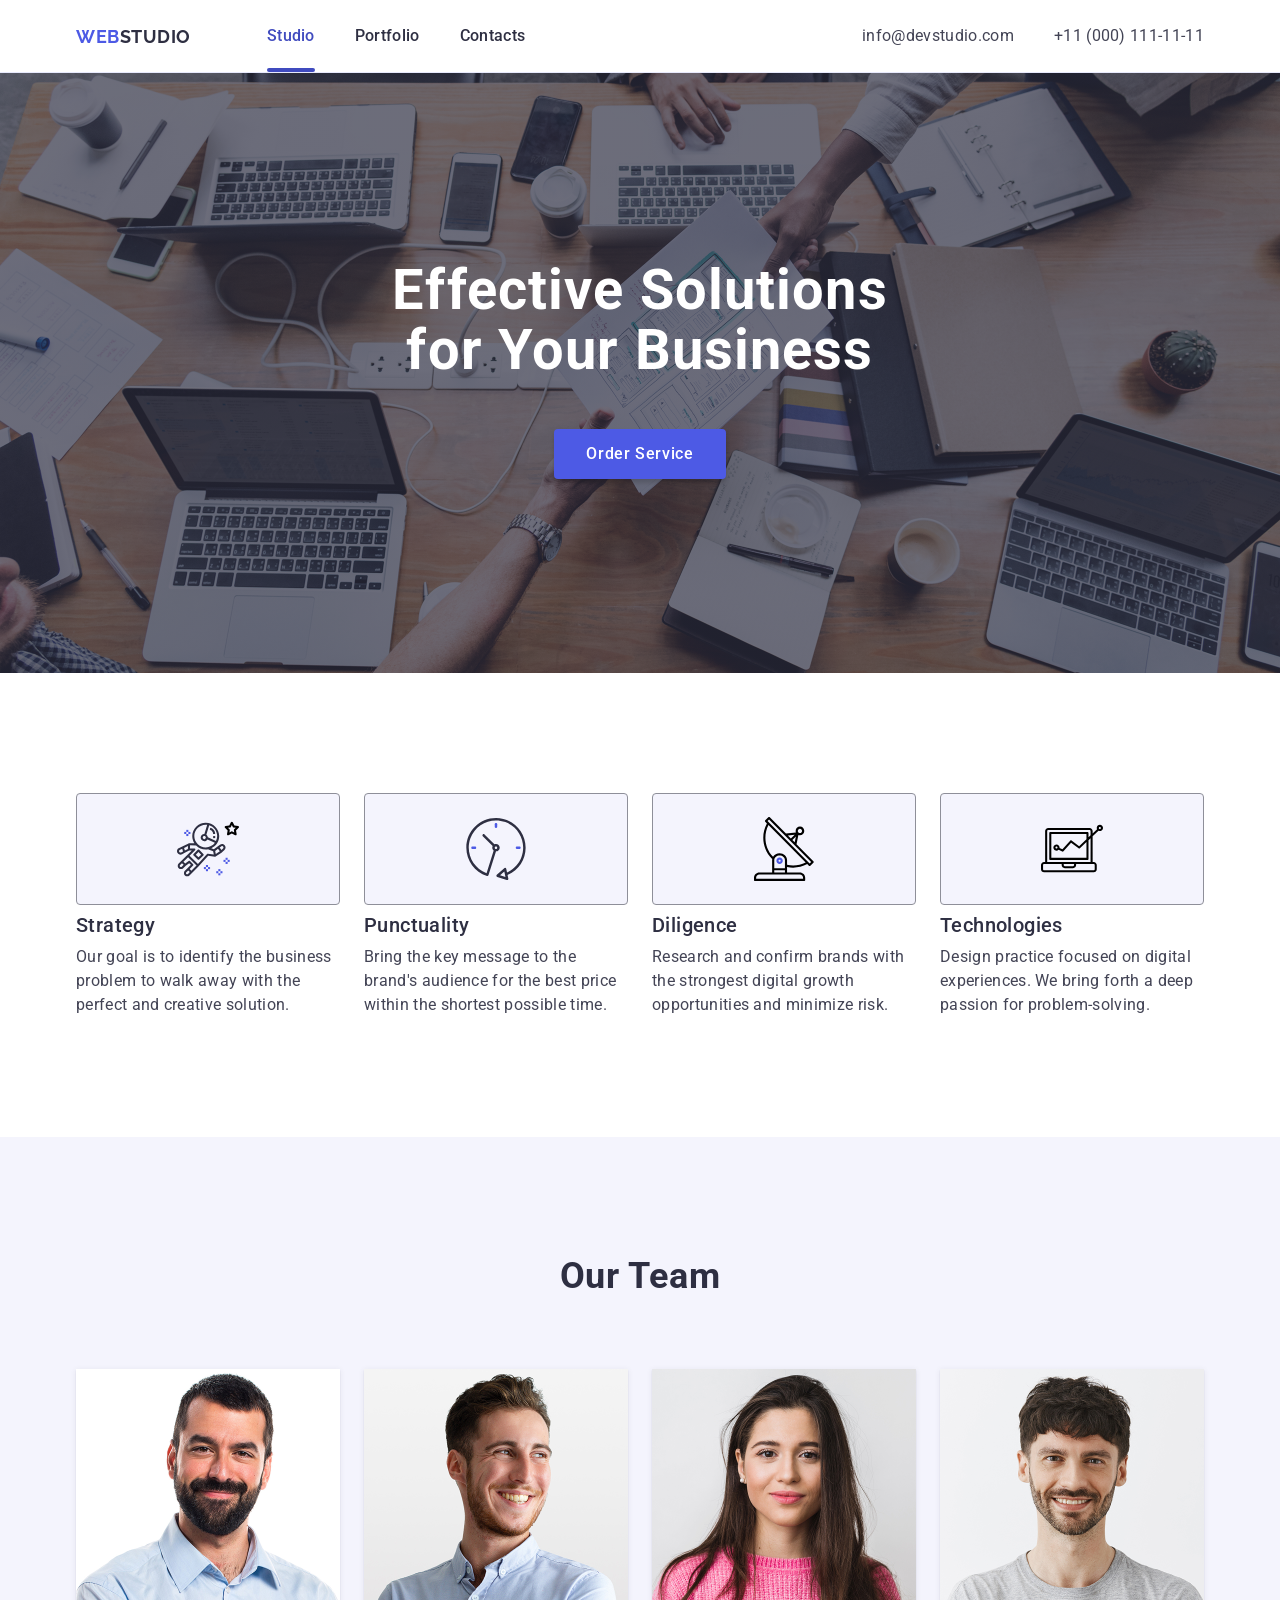
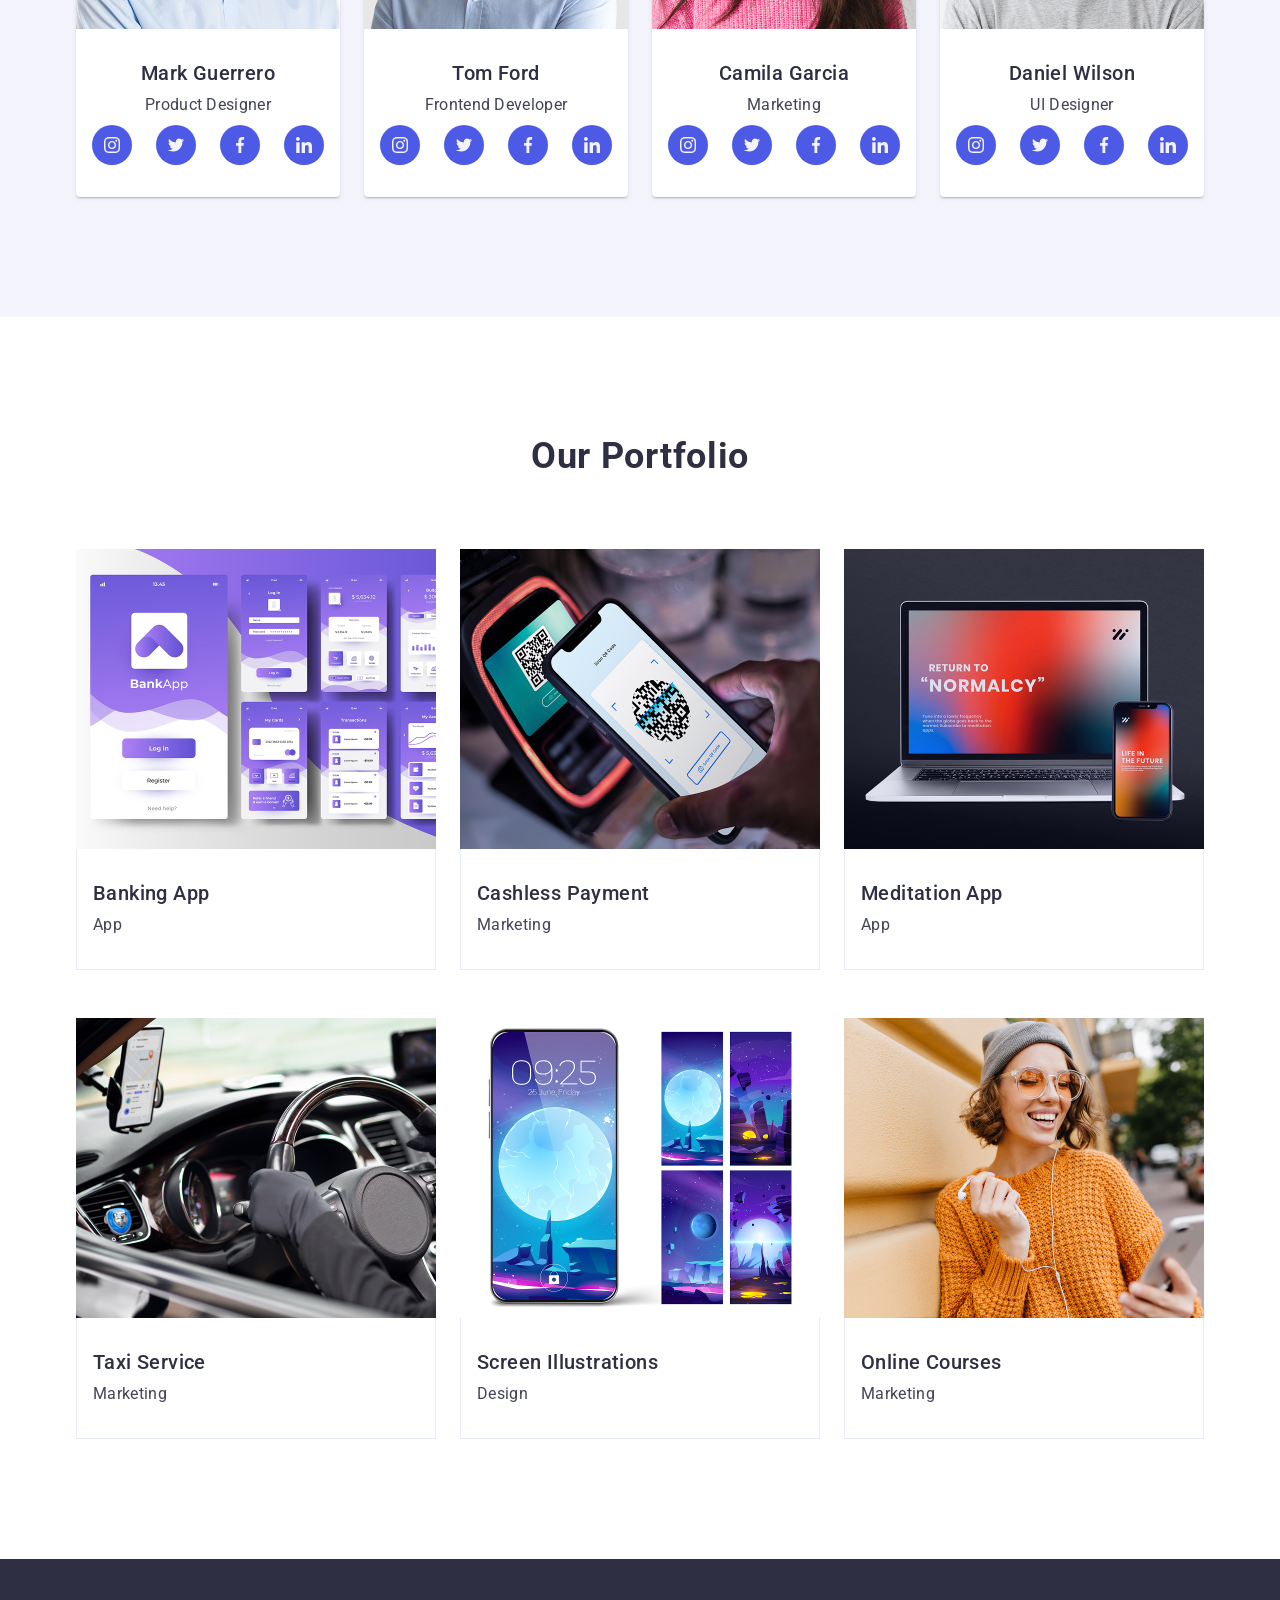
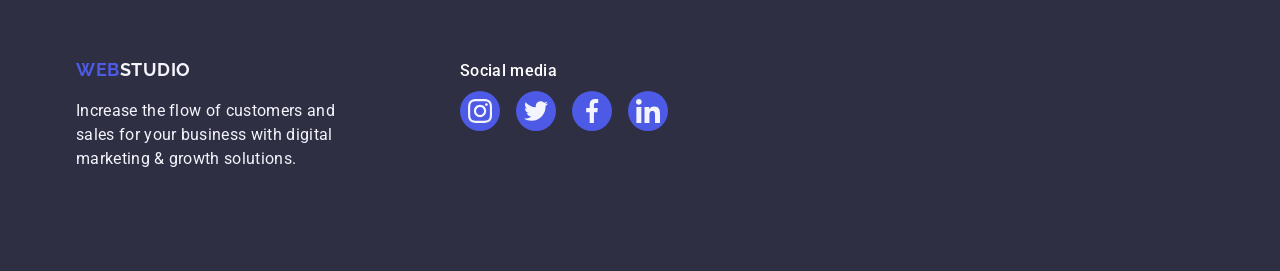
<file: index.html>
<!DOCTYPE html>
<html lang="en">
  <head>
    <meta charset="UTF-8" />
    <meta name="viewport" content="width=device-width, initial-scale=1.0" />
    <title>WebStudio is a company of effective business solutions</title>
    <link
      rel="stylesheet"
      href="https://cdnjs.cloudflare.com/ajax/libs/modern-normalize/3.0.1/modern-normalize.min.css"
    />
    <link rel="preconnect" href="https://fonts.googleapis.com" />
    <link rel="preconnect" href="https://fonts.gstatic.com" crossorigin />
    <link
      href="https://fonts.googleapis.com/css2?family=Raleway:wght@700&family=Roboto:wght@100..900&display=swap"
      rel="stylesheet"
    />
    <link rel="stylesheet" href="./css/styles.css" />
  </head>
  <body>
    <header class="header">
      <div class="container header-container">
        <a class="logo" href="./index.html"
          >Web<span class="header-logo">Studio</span></a
        >
        <!--Navigation-->
        <nav>
          <ul class="nav-menu">
            <li class="nav-menu-item">
              <a class="nav-link-item current" href="./index.html">Studio</a>
            </li>
            <li class="nav-menu-item">
              <a class="nav-link-item" href="#">Portfolio</a>
            </li>
            <li class="nav-menu-item">
              <a class="nav-link-item" href="#">Contacts</a>
            </li>
          </ul>
        </nav>
        <!--Contact info-->
        <address class="contact-wrapper">
          <ul class="contact-list">
            <li class="contact-item">
              <a class="contact-link" href="mailto:info@devstudio.com"
                >info@devstudio.com</a
              >
            </li>
            <li class="contact-item">
              <a class="contact-link" href="tel:+110001111111"
                >+11 (000) 111-11-11</a
              >
            </li>
          </ul>
        </address>
      </div>
    </header>
    <main>
      <!--section 1-->
      <section class="section hero-section">
        <div class="container">
          <h1 class="hero-title">Effective Solutions for Your Business</h1>
          <button class="hero-button" type="button">Order Service</button>
        </div>
      </section>
      <!--section 2-->
      <section class="section features-section">
        <div class="container">
          <h2 class="section-title visually-hidden">Our Features</h2>
          <ul class="features-list">
            <li class="features-item">
              <div class="icon-wrapper">
                <svg width="64" height="64">
                  <use href="./images/icons.svg#icon-astronaut"></use>
                </svg>
              </div>
              <h3 class="features-subtitle">Strategy</h3>
              <p class="features-text">
                Our goal is to identify the business problem to walk away with
                the perfect and creative solution.
              </p>
            </li>
            <li class="features-item">
              <div class="icon-wrapper">
                <svg width="64" height="64">
                  <use href="./images/icons.svg#icon-clock"></use>
                </svg>
              </div>
              <h3 class="features-subtitle">Punctuality</h3>
              <p class="features-text">
                Bring the key message to the brand's audience for the best price
                within the shortest possible time.
              </p>
            </li>
            <li class="features-item">
              <div class="icon-wrapper">
                <svg width="64" height="64">
                  <use href="./images/icons.svg#icon-group"></use>
                </svg>
              </div>
              <h3 class="features-subtitle">Diligence</h3>
              <p class="features-text">
                Research and confirm brands with the strongest digital growth
                opportunities and minimize risk.
              </p>
            </li>
            <li class="features-item">
              <div class="icon-wrapper">
                <svg width="64" height="64">
                  <use href="./images/icons.svg#icon-vector"></use>
                </svg>
              </div>
              <h3 class="features-subtitle">Technologies</h3>
              <p class="features-text">
                Design practice focused on digital experiences. We bring forth a
                deep passion for problem-solving.
              </p>
            </li>
          </ul>
        </div>
      </section>
      <!--section 3-->
      <section class="section team-section">
        <div class="container">
          <h2 class="section-title">Our Team</h2>
          <ul class="team-list">
            <li class="team-card">
              <img
                class="team-image"
                src="./images/team-card1.jpg"
                alt="Mark Guerrero"
                width="264"
                height="260"
              />
              <div class="team-wrapper">
                <h3 class="team-subtitle">Mark Guerrero</h3>
                <p class="team-text">Product Designer</p>
                <ul class="social-links-list">
                  <li class="social-link-item">
                    <a
                      href="https://www.instagram.com/"
                      target="_blank"
                      class="social-link"
                    >
                      <svg class="social-icon" width="16" height="16">
                        <use href="./images/icons.svg#icon-instagram"></use>
                      </svg>
                    </a>
                  </li>
                  <li class="social-link-item">
                    <a
                      href="https://www.twitter.com/"
                      target="_blank"
                      class="social-link"
                    >
                      <svg class="social-icon" width="16" height="16">
                        <use href="./images/icons.svg#icon-twitter"></use>
                      </svg>
                    </a>
                  </li>
                  <li class="social-link-item">
                    <a
                      href="https://www.facebook.com/"
                      target="_blank"
                      class="social-link"
                    >
                      <svg class="social-icon" width="16" height="16">
                        <use href="./images/icons.svg#icon-facebook"></use>
                      </svg>
                    </a>
                  </li>
                  <li class="social-link-item">
                    <a
                      href="https://www.facebook.com/"
                      target="_blank"
                      class="social-link"
                    >
                      <svg class="social-icon" width="16" height="16">
                        <use href="./images/icons.svg#icon-linkedin"></use>
                      </svg>
                    </a>
                  </li>
                </ul>
              </div>
            </li>
            <li class="team-card">
              <img
                class="team-image"
                src="./images/team-card2.jpg"
                alt="Tom Ford"
                width="264"
                height="260"
              />
              <div class="team-wrapper">
                <h3 class="team-subtitle">Tom Ford</h3>
                <p class="team-text">Frontend Developer</p>
                <ul class="social-links-list">
                  <li class="social-link-item">
                    <a
                      href="https://www.instagram.com/"
                      target="_blank"
                      class="social-link"
                    >
                      <svg class="social-icon" width="16" height="16">
                        <use href="./images/icons.svg#icon-instagram"></use>
                      </svg>
                    </a>
                  </li>
                  <li class="social-link-item">
                    <a
                      href="https://www.twitter.com/"
                      target="_blank"
                      class="social-link"
                    >
                      <svg class="social-icon" width="16" height="16">
                        <use href="./images/icons.svg#icon-twitter"></use>
                      </svg>
                    </a>
                  </li>
                  <li class="social-link-item">
                    <a
                      href="https://www.facebook.com/"
                      target="_blank"
                      class="social-link"
                    >
                      <svg class="social-icon" width="16" height="16">
                        <use href="./images/icons.svg#icon-facebook"></use>
                      </svg>
                    </a>
                  </li>
                  <li class="social-link-item">
                    <a
                      href="https://www.facebook.com/"
                      target="_blank"
                      class="social-link"
                    >
                      <svg class="social-icon" width="16" height="16">
                        <use href="./images/icons.svg#icon-linkedin"></use>
                      </svg>
                    </a>
                  </li>
                </ul>
              </div>
            </li>
            <li class="team-card">
              <img
                class="team-image"
                src="./images/team-card3.jpg"
                alt="Camila Garcia"
                width="264"
                height="260"
              />
              <div class="team-wrapper">
                <h3 class="team-subtitle">Camila Garcia</h3>
                <p class="team-text">Marketing</p>
                <ul class="social-links-list">
                  <li class="social-link-item">
                    <a
                      href="https://www.instagram.com/"
                      target="_blank"
                      class="social-link"
                    >
                      <svg class="social-icon" width="16" height="16">
                        <use href="./images/icons.svg#icon-instagram"></use>
                      </svg>
                    </a>
                  </li>
                  <li class="social-link-item">
                    <a
                      href="https://www.twitter.com/"
                      target="_blank"
                      class="social-link"
                    >
                      <svg class="social-icon" width="16" height="16">
                        <use href="./images/icons.svg#icon-twitter"></use>
                      </svg>
                    </a>
                  </li>
                  <li class="social-link-item">
                    <a
                      href="https://www.facebook.com/"
                      target="_blank"
                      class="social-link"
                    >
                      <svg class="social-icon" width="16" height="16">
                        <use href="./images/icons.svg#icon-facebook"></use>
                      </svg>
                    </a>
                  </li>
                  <li class="social-link-item">
                    <a
                      href="https://www.facebook.com/"
                      target="_blank"
                      class="social-link"
                    >
                      <svg class="social-icon" width="16" height="16">
                        <use href="./images/icons.svg#icon-linkedin"></use>
                      </svg>
                    </a>
                  </li>
                </ul>
              </div>
            </li>
            <li class="team-card">
              <img
                class="team-image"
                src="./images/team-card4.jpg"
                alt="Daniel Wilson"
                width="264"
                height="260"
              />
              <div class="team-wrapper">
                <h3 class="team-subtitle">Daniel Wilson</h3>
                <p class="team-text">UI Designer</p>
                <ul class="social-links-list">
                  <li class="social-link-item">
                    <a
                      href="https://www.instagram.com/"
                      target="_blank"
                      class="social-link"
                    >
                      <svg class="social-icon" width="16" height="16">
                        <use href="./images/icons.svg#icon-instagram"></use>
                      </svg>
                    </a>
                  </li>
                  <li class="social-link-item">
                    <a
                      href="https://www.twitter.com/"
                      target="_blank"
                      class="social-link"
                    >
                      <svg class="social-icon" width="16" height="16">
                        <use href="./images/icons.svg#icon-twitter"></use>
                      </svg>
                    </a>
                  </li>
                  <li class="social-link-item">
                    <a
                      href="https://www.facebook.com/"
                      target="_blank"
                      class="social-link"
                    >
                      <svg class="social-icon" width="16" height="16">
                        <use href="./images/icons.svg#icon-facebook"></use>
                      </svg>
                    </a>
                  </li>
                  <li class="social-link-item">
                    <a
                      href="https://www.facebook.com/"
                      target="_blank"
                      class="social-link"
                    >
                      <svg class="social-icon" width="16" height="16">
                        <use href="./images/icons.svg#icon-linkedin"></use>
                      </svg>
                    </a>
                  </li>
                </ul>
              </div>
            </li>
          </ul>
        </div>
      </section>
      <!--section 4-->
      <section class="section portfolio-section">
        <div class="container">
          <h2 class="section-title">Our Portfolio</h2>
          <ul class="portfolio-list">
            <li class="portfolio-card">
              <a class="portfolio-link" href="#">
                <div class="portfolio-img-wrapper">
                  <img
                    src="./images/portfolio1.jpg"
                    alt="Bank app"
                    width="360"
                  />
                  <div class="portfolio-overlay">
                    <p>
                      14 Stylish and User-Friendly App Design Concepts · Task
                      Manager App · Calorie Tracker App · Exotic Fruit Ecommerce
                      App · Cloud Storage App
                    </p>
                  </div>
                </div>
                <div class="portfolio-wrapper">
                  <h3 class="portfolio-subtitle">Banking App</h3>
                  <p class="portfolio-text">App</p>
                </div>
              </a>
            </li>
            <li class="portfolio-card">
              <a class="portfolio-link" href="#">
                <div class="portfolio-img-wrapper">
                  <img
                    src="./images/portfolio2.jpg"
                    alt="Cashless payment"
                    width="360"
                  />
                  <div class="portfolio-overlay">
                    <p class="overlay-text">
                      14 Stylish and User-Friendly App Design Concepts · Task
                      Manager App · Calorie Tracker App · Exotic Fruit Ecommerce
                      App · Cloud Storage App
                    </p>
                  </div>
                </div>
                <div class="portfolio-wrapper">
                  <h3 class="portfolio-subtitle">Cashless Payment</h3>
                  <p class="portfolio-text">Marketing</p>
                </div>
              </a>
            </li>
            <li class="portfolio-card">
              <a class="portfolio-link" href="#">
                <div class="portfolio-img-wrapper">
                  <img
                    src="./images/portfolio3.jpg"
                    alt="Macbook and phone"
                    width="360"
                  />
                  <div class="portfolio-overlay">
                    <p class="overlay-text">
                      14 Stylish and User-Friendly App Design Concepts · Task
                      Manager App · Calorie Tracker App · Exotic Fruit Ecommerce
                      App · Cloud Storage App
                    </p>
                  </div>
                </div>
                <div class="portfolio-wrapper">
                  <h3 class="portfolio-subtitle">Meditation App</h3>
                  <p class="portfolio-text">App</p>
                </div>
              </a>
            </li>
            <li class="portfolio-card">
              <a class="portfolio-link" href="#">
                <div class="portfolio-img-wrapper">
                  <img
                    src="./images/portfolio4.jpg"
                    alt="Taxi service"
                    width="360"
                  />
                  <div class="portfolio-overlay">
                    <p class="overlay-text">
                      14 Stylish and User-Friendly App Design Concepts · Task
                      Manager App · Calorie Tracker App · Exotic Fruit Ecommerce
                      App · Cloud Storage App
                    </p>
                  </div>
                </div>
                <div class="portfolio-wrapper">
                  <h3 class="portfolio-subtitle">Taxi Service</h3>
                  <p class="portfolio-text">Marketing</p>
                </div>
              </a>
            </li>
            <li class="portfolio-card">
              <a class="portfolio-link" href="#">
                <div class="portfolio-img-wrapper">
                  <img
                    src="./images/portfolio5.jpg"
                    alt="Phone screen illustrations"
                    width="360"
                  />
                  <div class="portfolio-overlay">
                    <p class="overlay-text">
                      14 Stylish and User-Friendly App Design Concepts · Task
                      Manager App · Calorie Tracker App · Exotic Fruit Ecommerce
                      App · Cloud Storage App
                    </p>
                  </div>
                </div>
                <div class="portfolio-wrapper">
                  <h3 class="portfolio-subtitle">Screen Illustrations</h3>
                  <p class="portfolio-text">Design</p>
                </div>
              </a>
            </li>
            <li class="portfolio-card">
              <a class="portfolio-link" href="#">
                <div class="portfolio-img-wrapper">
                  <img
                    src="./images/portfolio6.jpg"
                    alt="Girl with telephone"
                    width="360"
                  />
                  <div class="portfolio-overlay">
                    <p class="overlay-text">
                      14 Stylish and User-Friendly App Design Concepts · Task
                      Manager App · Calorie Tracker App · Exotic Fruit Ecommerce
                      App · Cloud Storage App
                    </p>
                  </div>
                </div>
                <div class="portfolio-wrapper">
                  <h3 class="portfolio-subtitle">Online Courses</h3>
                  <p class="portfolio-text">Marketing</p>
                </div>
              </a>
            </li>
          </ul>
        </div>
      </section>
    </main>
    <footer class="footer">
      <div class="container">
        <div class="footer-content">
          <div class="footer-wrapper">
            <a class="logo logo-bottom" href="./index.html"
              >Web<span class="footer-logo">Studio</span></a
            >
            <p class="footer-text">
              Increase the flow of customers and sales for your business with
              digital marketing & growth solutions.
            </p>
          </div>
          <div class="footer-container">
            <p class="footer-social-text">Social media</p>
            <ul class="social-links-list">
              <li class="social-link-item">
                <a
                  href="https://www.instagram.com/"
                  target="_blank"
                  class="social-link"
                >
                  <svg class="social-icon" width="24" height="24">
                    <use href="./images/icons.svg#icon-instagram"></use>
                  </svg>
                </a>
              </li>
              <li class="social-link-item">
                <a
                  href="https://www.twitter.com/"
                  target="_blank"
                  class="social-link"
                >
                  <svg class="social-icon" width="24" height="24">
                    <use href="./images/icons.svg#icon-twitter"></use>
                  </svg>
                </a>
              </li>
              <li class="social-link-item">
                <a
                  href="https://www.facebook.com/"
                  target="_blank"
                  class="social-link"
                >
                  <svg class="social-icon" width="24" height="24">
                    <use href="./images/icons.svg#icon-facebook"></use>
                  </svg>
                </a>
              </li>
              <li class="social-link-item">
                <a
                  href="https://www.facebook.com/"
                  target="_blank"
                  class="social-link"
                >
                  <svg class="social-icon" width="24" height="24">
                    <use href="./images/icons.svg#icon-linkedin"></use>
                  </svg>
                </a>
              </li>
            </ul>
          </div>
        </div>
      </div>
    </footer>
  </body>
</html>
</file>
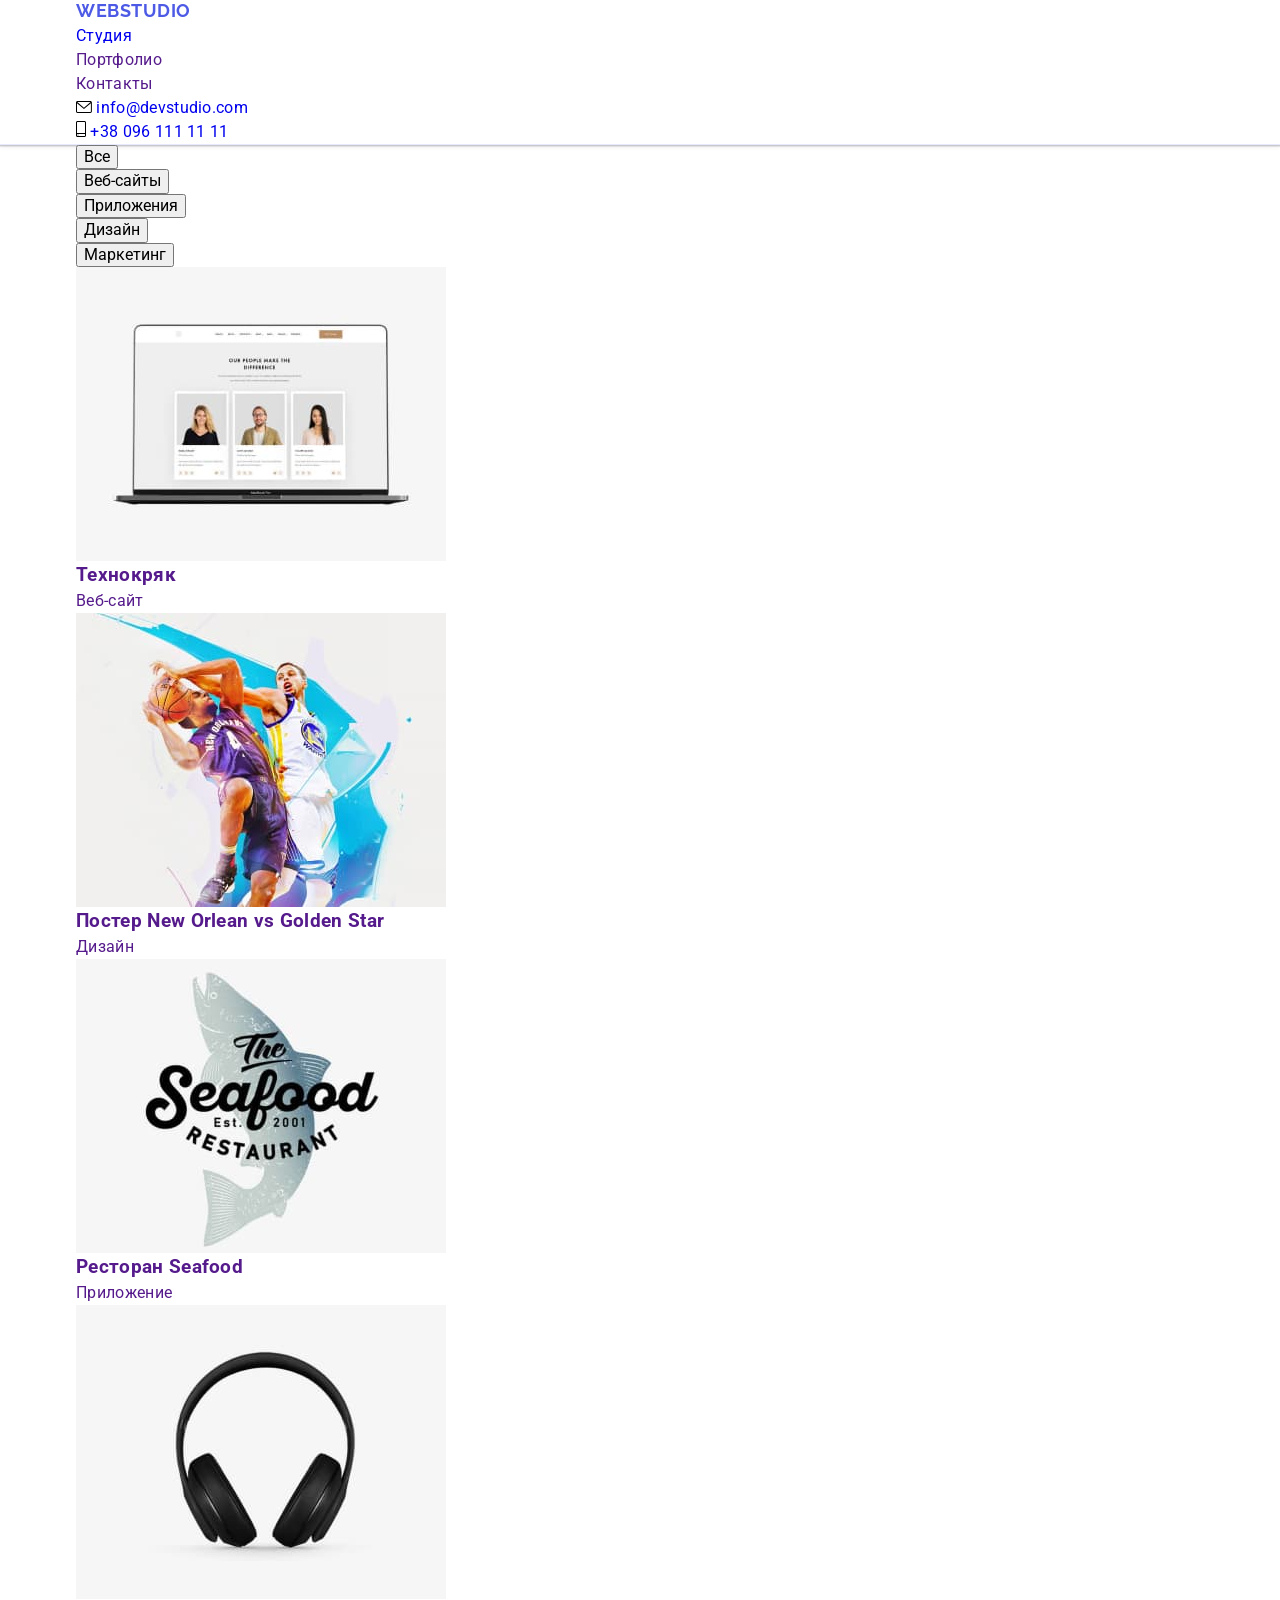
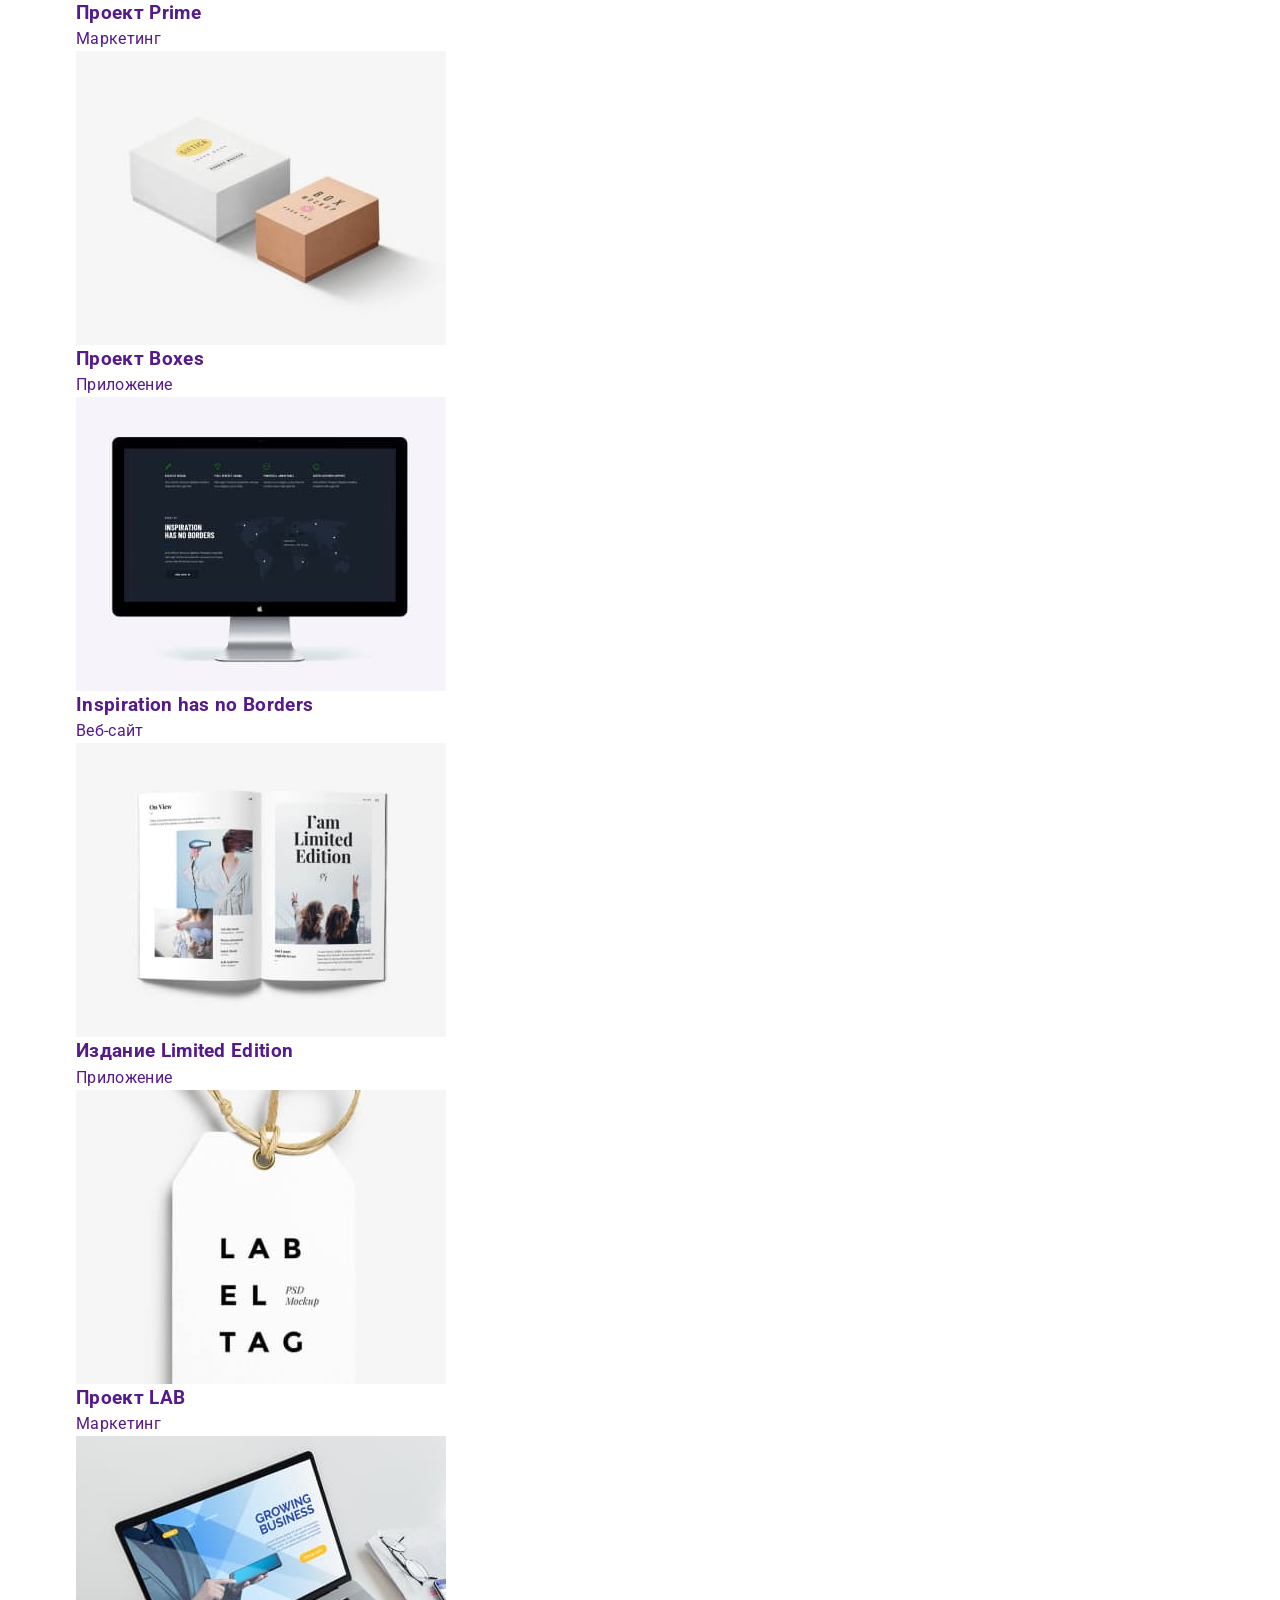
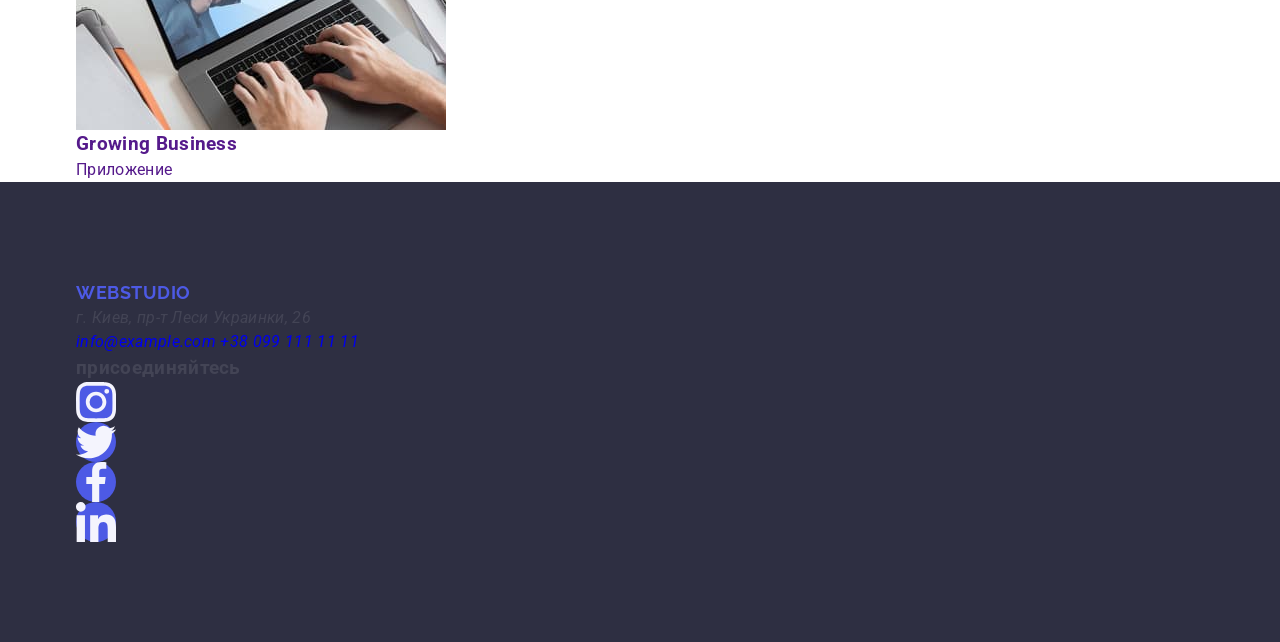
<file: portfolio.html>
<!DOCTYPE html>
<html lang="en">
  <head>
    <meta charset="UTF-8" />
    <meta http-equiv="X-UA-Compatible" content="IE=edge" />
    <meta name="viewport" content="width=device-width, initial-scale=1.0" />
    <title>Portfolio</title>
    <link
      rel="stylesheet"
      href="https://cdnjs.cloudflare.com/ajax/libs/modern-normalize/1.0.0/modern-normalize.min.css"
    />
    <link rel="stylesheet" href="./css/styles.css" />
    <link rel="preconnect" href="https://fonts.gstatic.com" />
    <link
      href="https://fonts.googleapis.com/css2?family=Raleway:wght@700&family=Roboto:wght@400;500;700;900&display=swap"
      rel="stylesheet"
    />
  </head>
  <body>
    <header class="header">
      <div class="container main-nav">
        <nav class="nav-container">
          <a href="" class="logo">Web<span class="logo-header">Studio</span></a>

          <ul class="site-nav list">
            <li class="site-nav-item">
              <a href="./index.html" class="link">Студия</a>
            </li>
            <li class="site-nav-item">
              <a href="" class="link current">Портфолио</a>
            </li>
            <li class="site-nav-item"><a href="" class="link">Контакты</a></li>
          </ul>
        </nav>
        <ul class="auth-nav list">
          <li class="auth-nav-item">
            <a href="mailto:info@devstudio.com" class="link"
              ><svg class="contact-icon" width="16" height="12">
                <use href="./images/sprite.svg#icon-envelope"></use>
              </svg>
              info@devstudio.com</a
            >
          </li>
          <li class="auth-nav-item">
            <a href="tel:+380961111111" class="link"
              ><svg class="contact-icon" width="10" height="16">
                <use href="./images/sprite.svg#icon-smartphone"></use>
              </svg>
              +38 096 111 11 11</a
            >
          </li>
        </ul>
      </div>
    </header>
    <main>
      <section class="section-projects">
        <div class="container">
          <ul class="projects-button list">
            <li class="project-button-item">
              <button type="button" class="button">Все</button>
            </li>
            <li class="project-button-item">
              <button type="button" class="button">Веб-сайты</button>
            </li>
            <li class="project-button-item">
              <button type="button" class="button">Приложения</button>
            </li>
            <li class="project-button-item">
              <button type="button" class="button">Дизайн</button>
            </li>
            <li class="project-button-item">
              <button type="button" class="button">Маркетинг</button>
            </li>
          </ul>
          <ul class="all-projects list">
            <li class="all-projects-item">
              <a href="" class="link">
                <img
                  src="./images/img_project1.jpg"
                  alt="Ноутбук"
                  width="370"
                />
                <div class="projects-card">
                  <h3 class="section-subtitle">Технокряк</h3>
                  <p class="section-projects-text">Веб-сайт</p>
                </div>
              </a>
            </li>
            <li class="all-projects-item">
              <a href="" class="link">
                <img
                  src="./images/img_project2.jpg"
                  alt="Два парня"
                  width="370"
                />
                <div class="projects-card">
                  <h3 class="section-subtitle">
                    Постер New Orlean vs Golden Star
                  </h3>
                  <p class="section-projects-text">Дизайн</p>
                </div>
              </a>
            </li>
            <li class="all-projects-item">
              <a href="" class="link">
                <img
                  src="./images/img_project3.jpg"
                  alt="Надпись ресторана"
                  width="370"
                />
                <div class="projects-card">
                  <h3 class="section-subtitle">Ресторан Seafood</h3>
                  <p class="section-projects-text">Приложение</p>
                </div>
              </a>
            </li>
            <li class="all-projects-item">
              <a href="" class="link">
                <img
                  src="./images/img_project4.jpg"
                  alt="Наушники"
                  width="370"
                />
                <div class="projects-card">
                  <h3 class="section-subtitle">Проект Prime</h3>
                  <p class="section-projects-text">Маркетинг</p>
                </div>
              </a>
            </li>
            <li class="all-projects-item">
              <a href="" class="link">
                <img
                  src="./images/img_project5.jpg"
                  alt="Две коробки"
                  width="370"
                />
                <div class="projects-card">
                  <h3 class="section-subtitle">Проект Boxes</h3>
                  <p class="section-projects-text">Приложение</p>
                </div>
              </a>
            </li>
            <li class="all-projects-item">
              <a href="" class="link">
                <img
                  src="./images/img_project6.jpg"
                  alt="Компьютер"
                  width="370"
                />
                <div class="projects-card">
                  <h3 class="section-subtitle">Inspiration has no Borders</h3>
                  <p class="section-projects-text">Веб-сайт</p>
                </div>
              </a>
            </li>
            <li class="all-projects-item">
              <a href="" class="link">
                <img src="./images/img_project7.jpg" alt="Журнал" width="370" />
                <div class="projects-card">
                  <h3 class="section-subtitle">Издание Limited Edition</h3>
                  <p class="section-projects-text">Приложение</p>
                </div>
              </a>
            </li>
            <li class="all-projects-item">
              <a href="" class="link">
                <img src="./images/img_project8.jpg" alt="Ярлык" width="370" />
                <div class="projects-card">
                  <h3 class="section-subtitle">Проект LAB</h3>
                  <p class="section-projects-text">Маркетинг</p>
                </div>
              </a>
            </li>
            <li class="all-projects-item">
              <a href="" class="link">
                <img
                  src="./images/img_project9.jpg"
                  alt="Ноутбук"
                  width="370"
                />
                <div class="projects-card">
                  <h3 class="section-subtitle">Growing Business</h3>
                  <p class="section-projects-text">Приложение</p>
                </div>
              </a>
            </li>
          </ul>
        </div>
      </section>
    </main>
    <footer class="footer">
      <div class="container footer-container">
        <div class="address-footer">
          <a href="" class="logo">Web<span class="logo-footer">Studio</span></a>
          <address class="address">
            <span class="address-details">г. Киев, пр-т Леси Украинки, 26</span
            ><br />
            <div class="contact-details">
              <a href="info@example.com" class="link">info@example.com</a>
              <a href="+380991111111" class="link">+38 099 111 11 11</a>
            </div>
          </address>
        </div>
        <div class="footer-social-links">
          <h3 class="footer-title">присоединяйтесь</h3>
          <ul class="social-links-footer list">
            <li class="social-links-item">
              <a href="#" class="social-link footer-social-link">
                <svg class="social-icon">
                  <use href="./images/sprite.svg#icon-instagram"></use>
                </svg>
              </a>
            </li>
            <li class="social-links-item">
              <a href="#" class="social-link footer-social-link">
                <svg class="social-icon">
                  <use href="./images/sprite.svg#icon-twitter"></use>
                </svg>
              </a>
            </li>
            <li class="social-links-item">
              <a href="#" class="social-link footer-social-link">
                <svg class="social-icon">
                  <use href="./images/sprite.svg#icon-facebook"></use>
                </svg>
              </a>
            </li>
            <li class="social-links-item">
              <a href="#" class="social-link footer-social-link">
                <svg class="social-icon">
                  <use href="./images/sprite.svg#icon-linkedin"></use>
                </svg>
              </a>
            </li>
          </ul>
        </div>
      </div>
    </footer>
  </body>
</html>
</file>
<file: css/styles.css>
body {
  background-color: #fff;
  color: #434455;
  font-family: 'Roboto', sans-serif;
  font-size: 16px;
  font-weight: 400;
  letter-spacing: 0.02em;
  line-height: 1.5;
}

h1,
h2,
h3,
h4,
h5,
h6 {
  font-family: 'Roboto', sans-serif;
  margin-top: 0;
  margin-bottom: 0;
}

p {
  margin: 0;
  padding: 0;
}

ul,
ol {
  list-style-type: none;
  margin-top: 0;
  margin-bottom: 0;
  padding-left: 0;
}

a {
  text-decoration: none;
}

img {
  display: block;
  max-width: 100%;
}

header {
  border-bottom: 1px solid #e7e9fc;
  box-shadow: 0px 1px 6px 0px rgba(46, 47, 66, 0.08),
    0px 1px 1px 0px rgba(46, 47, 66, 0.16),
    0px 2px 1px 0px rgba(46, 47, 66, 0.08);
}

.section {
  padding: 120px 0;
}

.container {
  max-width: 1158px;
  margin: 0 auto;
  padding: 0 15px;
}

/* Header section */

.logo {
  color: #4d5ae5;
  font-family: 'Raleway', sans-serif;
  font-size: 18px;
  font-weight: 700;
  letter-spacing: 0.03em;
  line-height: 1.167;
  margin-right: 76px;
  padding-top: 24px;
  padding-bottom: 24px;
  text-transform: uppercase;
}

.header-logo {
  color: #2e2f42;
}

.header-container {
  display: flex;
  align-items: center;
}

.nav-menu {
  display: flex;
}

.nav-menu-item:not(:last-child),
.contact-item:not(:last-child) {
  margin-right: 40px;
}

.nav-link-item {
  position: relative;
  transition-property: color;
  transition-duration: 250ms;
  transition-timing-function: cubic-bezier(0.4, 0, 0.2, 1);
  display: flex;
  color: #2e2f42;
  font-weight: 500;
  padding: 24px 0;
}

.nav-link-item::after {
  position: absolute;
  left: 0;
  bottom: 0;
  content: '';
  width: 100%;
  height: 4px;
  background-color: #404bbf;
  border-radius: 2px;
  transform: scaleX(0);
  transform-origin: left;
  transition-property: transform;
  transition-timing-function: cubic-bezier(0.4, 0, 0.2, 1);
  transition-duration: 250ms;
}

.nav-link-item.current,
.nav-link-item:hover,
.nav-link-item:focus {
  color: #404bbf;
}

.nav-link-item.current:after,
.nav-link-item:hover::after,
.nav-link-item:focus::after,
.nav-link-item:active::after {
  transform: scaleX(1);
}

.nav-link-item.current {
  color: #404bbf;
}

.contact-wrapper {
  margin-left: auto;
}

.contact-list {
  display: flex;
  justify-content: flex-end;
  margin-left: auto;
}

.contact-item {
  display: flex;
}

.contact-link {
  color: #434455;
  font-style: normal;
  transition-property: color;
  transition-duration: 250ms;
  transition-timing-function: cubic-bezier(0.4, 0, 0.2, 1);
}

.contact-link:hover,
.contact-link:focus {
  color: #404bbf;
}

/* Hero section */

.hero-section {
  min-height: 600px;
  max-width: 1440px;
  margin: 0 auto;
  background-image: linear-gradient(
      to bottom,
      rgba(46, 47, 66, 0.7),
      rgba(46, 47, 66, 0.7)
    ),
    url(../images/hero-img.jpg);
  background-repeat: no-repeat;
  background-position: center center;
  background-size: cover;
  background-color: #2e2f42;
  padding-top: 188px;
  padding-bottom: 188px;
  text-align: center;
}

.hero-title {
  max-width: 496px;
  color: #fff;
  font-size: 56px;
  font-weight: 700;
  letter-spacing: 0.02em;
  line-height: 1.07;
  margin-bottom: 48px;
  margin-left: auto;
  margin-right: auto;
}

.hero-button {
  background-color: #4d5ae5;
  transition-property: background-color;
  transition-duration: 250ms;
  transition-timing-function: cubic-bezier(0.4, 0, 0.2, 1);
  border-radius: 4px;
  border: none;
  color: #fff;
  cursor: pointer;
  font-weight: 500;
  letter-spacing: 0.04em;
  padding: 16px 32px;
  box-shadow: 0px 4px 4px 0px rgba(0, 0, 0, 0.15);
}

.hero-button:hover,
.hero-button:focus {
  background-color: #404bbf;
}

/* Features section */

.visually-hidden {
  position: absolute;
  width: 1px;
  height: 1px;
  margin: -1px;
  border: 0;
  padding: 0;
  white-space: nowrap;
  clip-path: inset(100%);
  clip: rect(0 0 0 0);
  overflow: hidden;
}

.features-list {
  display: flex;
  column-gap: 24px;
}

.features-item {
  width: calc((100% - 72px) / 4);
}

.icon-wrapper {
  height: 112px;
  display: flex;
  justify-content: center;
  align-items: center;
  border: 1px solid #8e8f99;
  border-radius: 4px;
  background-color: #f4f4fd;
  padding: 24px 100px;
  margin-bottom: 8px;
}

.features-subtitle {
  margin-bottom: 8px;
}

.features-subtitle,
.team-subtitle,
.portfolio-subtitle {
  color: #2e2f42;
  font-weight: 500;
  font-size: 20px;
  line-height: 1.2;
  letter-spacing: 0.02em;
}

/* Team section */

.team-list {
  display: flex;
  column-gap: 24px;
}

.team-subtitle,
.team-text {
  text-align: center;
}

.team-section {
  background-color: #f4f4fd;
}

.team-card {
  background-color: #fff;
  box-shadow: 0px 1px 6px 0px rgba(46, 47, 66, 0.08),
    0px 1px 1px 0px rgba(46, 47, 66, 0.16),
    0px 2px 1px 0px rgba(46, 47, 66, 0.08);
  width: calc((100% - 72px) / 4);
  border-radius: 0 0 4px 4px;
}

.team-wrapper {
  padding: 32px 16px;
}

.team-subtitle {
  margin-bottom: 8px;
}

.section-title {
  color: #2e2f42;
  font-weight: 700;
  font-size: 36px;
  line-height: 1.11;
  letter-spacing: 0.02em;
  text-align: center;
  margin-bottom: 72px;
}

.social-links-list {
  display: flex;
  justify-content: center;
  flex-wrap: nowrap;
  gap: 24px;
  margin-top: 8px;
}

.social-icon {
  fill: #f4f4fd;
}

.social-link {
  border-radius: 50%;
  background-color: #4d5ae5;
  transition-property: background-color;
  transition-duration: 250ms;
  transition-timing-function: cubic-bezier(0.4, 0, 0.2, 1);
  display: flex;
  justify-content: center;
  align-items: center;
  width: 40px;
  height: 40px;
}

.social-link:hover,
.social-link:focus {
  background-color: #404bbf;
}

/* Portfolio section */

.portfolio-list {
  display: flex;
  flex-wrap: wrap;
  column-gap: 24px;
  row-gap: 48px;
}

.portfolio-card {
  width: calc((100% - 48px) / 3);
  transition-property: box-shadow;
  transition-duration: 250ms;
  transition-timing-function: cubic-bezier(0.4, 0, 0.2, 1);
}

.portfolio-card:hover,
.portfolio-card:focus {
  box-shadow: 0px 1px 6px 0px rgba(46, 47, 66, 0.08),
    0px 1px 1px 0 rgba(46, 47, 66, 0.16), 0px 2px 1px 0px rgba(46, 47, 66, 0.08);
}

.portfolio-img-wrapper {
  position: relative;
  overflow: hidden;
}

.portfolio-overlay {
  position: absolute;
  top: 0;
  left: 0;
  transform: translateY(100%);
  transition: transform 250ms cubic-bezier(0.4, 0, 0.2, 1);
  width: 100%;
  height: 100%;
  padding: 40px 32px;
  background-color: #4d5ae5;
  color: #f4f4fd;
}

.overlay-text {
  font-weight: 400;
  font-size: 16px;
  line-height: 1.5;
  letter-spacing: 0.02em;
}

.portfolio-card:hover .portfolio-overlay,
.portfolio-card:focus .portfolio-overlay {
  transform: translateY(0%);
}

.portfolio-wrapper {
  border-bottom: 1px solid #e7e9fc;
  border-left: 1px solid #e7e9fc;
  border-right: 1px solid #e7e9fc;
  padding: 32px 16px;
}

.portfolio-text {
  color: #434455;
  margin-top: 8px;
}

.footer {
  background-color: #2e2f42;
  padding: 100px 0;
}

.footer-content {
  display: flex;
  align-items: baseline;
}

.footer-wrapper {
  margin-right: 120px;
}

.footer-logo {
  color: #f4f4fd;
  text-transform: uppercase;
}

.logo-bottom {
  margin: 0;
  padding: 0;
}

.footer-text {
  max-width: 264px;
  color: #f4f4fd;
  margin-top: 16px;
}

.footer-social-text {
  font-weight: 500;
  letter-spacing: 0.02em;
  color: #fff;
}

.footer .social-links-list {
  gap: 16px;
}

.footer .social-link {
  transition-property: background-color;
  transition-duration: 250ms;
  transition-timing-function: cubic-bezier(0.4, 0, 0.2, 1);
}

.footer .social-link:focus,
.footer .social-link:hover {
  background-color: #31d0aa;
}
</file>
